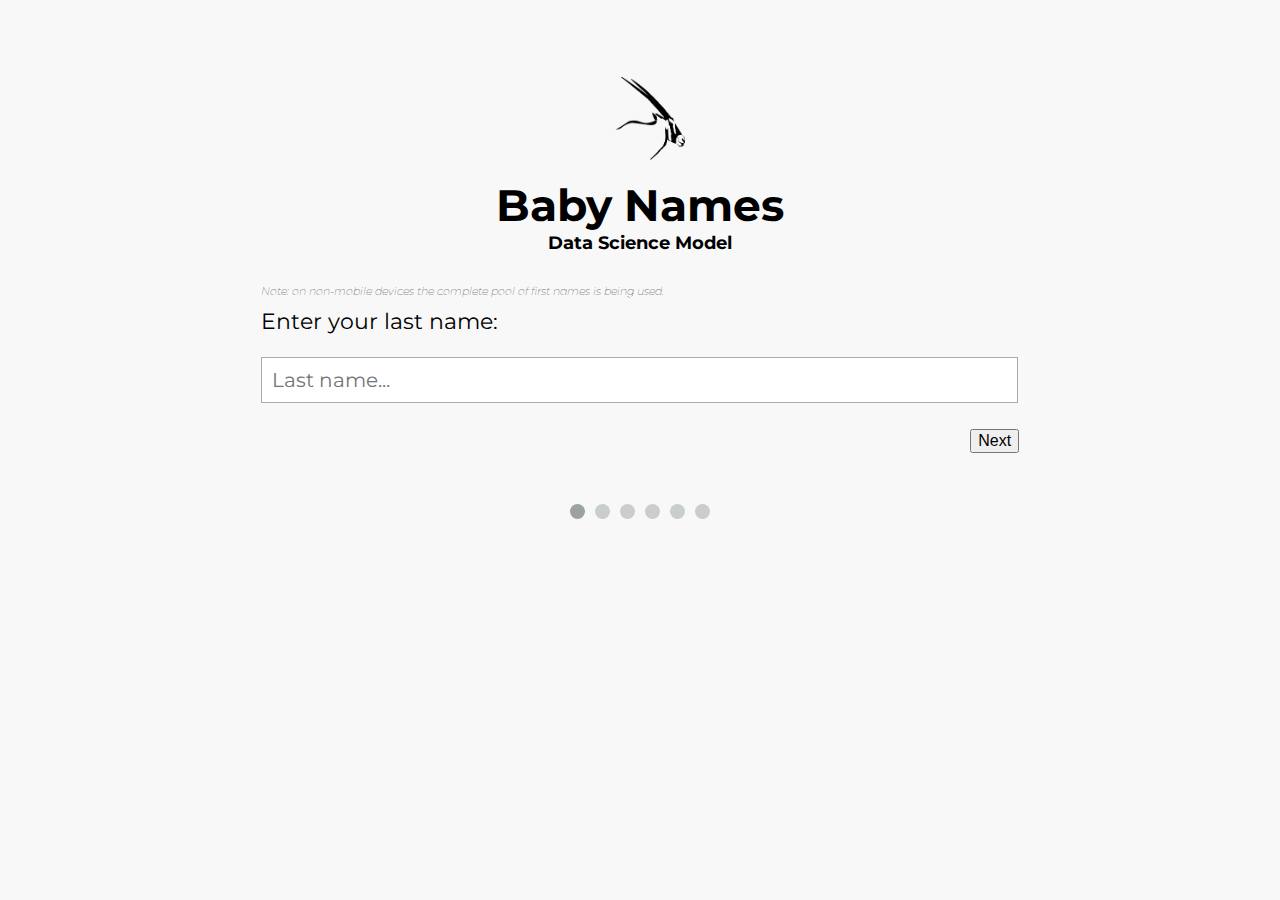
<file: content/baby_names/index.html>
<!DOCTYPE html>
<html>
	<head>
		<title>Baby Names: Input</title>
		<link href='https://fonts.googleapis.com/css?family=Montserrat' rel='stylesheet'>
		<link rel="stylesheet" href="style/style_index.css" type="text/css" media="screen"/>
		<meta charset="utf-8">
		<meta name="viewport" content="width=device-width, initial-scale=1">
		<script src="js/d3.v4.js"></script>
	</head>

	<body>
		<form id="dataForm" action="data.html">
			<!-- The title of our form -->
			<h1 align="center"><img src="assets/Oryx.png" height="90" width="90"><br>Baby Names</h1>
			<h2 align="center">Data Science Model</h2>
			<h3 align="left" id="constraint">Dynamic</h3>

			<!-- Tabs for each section we would like the user to complete -->
			<div class="tab">Enter your last name:
			  <p><input type="text" name='surn' placeholder="Last name..." oninput="this.className = ''" id="surn"></p>
			</div>

			<div class="tab">What sex names are you after?
			    <p><input type="radio" name="gender" value="B" checked/>Both
			    <br><input type="radio" name="gender" value="M"/>Boy
				<br><input type="radio" name="gender" value="F"/>Girl<p>
			</div>

			<div class="tab">Similarity score options:
			    <p><input type="radio" name="scoring" value="L" id='NA'/><label for="NA" id="chng">Phonetics</label>
				<br><input type="radio" name="scoring" value="T"/>Alphabet
			    <br><input type="radio" name="scoring" value="N" id='GG' checked/>None<p>
			</div>

			<div class="tab">Do you want to remove alliteration?
			    <p><input type="radio" name="allit" value="Y" checked/>Yes
				<br><input type="radio" name="allit" value="N"/>No<p>
			</div>
			<div class="tab">What number of syllables are you looking for?
			    <p><input type="radio" name="nmlen" value="all" checked/>All
			    <br><input type="radio" name="nmlen" value="short"/>1
			    <br><input type="radio" name="nmlen" value="medium"/>2
			    <br><input type="radio" name="nmlen" value="long"/>3
				<br><input type="radio" name="nmlen" value="vlong"/>4+<p>
			</div>
			<div class="tab">Which popularity profile do you prefer?
				<p><input type="radio" name="popul" value="popular" checked>Popular
				<br><input type="radio" name="popul" value="upcoming">Upcoming
				<br><input type="radio" name="popul" value="decline">Declining
				<br><input type="radio" name="popul" value="stable">Stable<p>
			</div>

			<div style="overflow:auto;">
			  <div style="float:right;">
			    <button type="button" class="bttn" id="prevBtn" onclick="nextPrev(-1)">Previous</button>
			    <button type="button" class="bttn" id="nextBtn" onclick="nextPrev(1)">Next</button>
			  </div>
			</div>

			<!-- Circles for the steps through the form -->
			<div class="circle_pos">
			  <span class="step"></span>
			  <span class="step"></span>
			  <span class="step"></span>
			  <span class="step"></span>
			  <span class="step"></span>
			  <span class="step"></span>
			</div>

		</form>

		<script>
			var myx = screen.width;
			if (myx < 420) {
				constraint.innerText = "Note: on mobile devices the pool of first names data is reduced to optimise performance. This process can still use several Mb of data if not on WiFI.";
			} else {
				constraint.innerText = "Note: on non-mobile devices the complete pool of first names is being used.";				
			}
			
			var currentTab = 0; // Current tab is set to be the first tab (0)
			showTab(currentTab); // Display the current tab

			function showTab(n) {
			  // This function will display the specified tab of the form ...
			  var x = document.getElementsByClassName("tab");
			  x[n].style.display = "block";
			  // ... and fix the Previous/Next buttons:
			  if (n == 0) {
			    document.getElementById("prevBtn").style.display = "none";
			  } else {
			    document.getElementById("prevBtn").style.display = "inline";
			  }
			  if (n == (x.length - 1)) {
			    document.getElementById("nextBtn").innerHTML = "Submit";
			  } else {
			    document.getElementById("nextBtn").innerHTML = "Next";
			  }
			  // ... and run a function that displays the correct step indicator:
			  fixStepIndicator(n)

			  // When it gets to the scoring grey out the name if not found
			  if (n == 2) {
			  	// Return the user entered name
			  	var surn_data = document.getElementById("surn").value;
			  	var surn_data = surn_data.toUpperCase();

  				d3.json("data/lastnames_pop.json", function(error, data) {
  					if (error) throw error;

  					// Filter for our input string
					data = data.filter(function(d) {return d['Surname'] == surn_data});
					var mylen = data.length;

					if (mylen == 0) {
			  			document.getElementById('NA').disabled="true";
			  			document.getElementById('chng').style.color="#E5E5E5";
			  			document.getElementById('GG').checked="true";
					} else {
			  			document.getElementById('NA').removeAttribute("disabled");
			  			document.getElementById('chng').style.color="black";						
					}
  				});
			  }
			}

			function nextPrev(n) {
			  // This function will figure out which tab to display
			  var x = document.getElementsByClassName("tab");
			  // Exit the function if any field in the current tab is invalid:
			  if (n == 1 && !validateForm()) return false;
			  // Hide the current tab:
			  x[currentTab].style.display = "none";
			  // Increase or decrease the current tab by 1:
			  currentTab = currentTab + n;
			  // if you have reached the end of the form... :
			  if (currentTab >= x.length) {
			    //...the form gets submitted:
			    document.getElementById("dataForm").submit();
			    return false;
			  }
			  // Otherwise, display the correct tab:
			  showTab(currentTab);
			}

			function validateForm() {
			  // This function deals with validation of the form fields
			  var x, y, i, valid = true;
			  x = document.getElementsByClassName("tab");
			  y = x[currentTab].getElementsByTagName("input");
			  // A loop that checks every input field in the current tab:
			  for (i = 0; i < y.length; i++) {
			    // If a field is empty...
			    if (y[i].value == "") {
			      // add an "invalid" class to the field:
			      y[i].className += " invalid";
			      // and set the current valid status to false:
			      valid = false;
			    }
			  }
			  // If the valid status is true, mark the step as finished and valid:
			  if (valid) {
			    document.getElementsByClassName("step")[currentTab].className += " finish";
			  }
			  return valid; // return the valid status
			}

			function fixStepIndicator(n) {
			  // This function removes the "active" class of all steps...
			  var i, x = document.getElementsByClassName("step");
			  for (i = 0; i < x.length; i++) {
			    x[i].className = x[i].className.replace(" active", "");
			  }
			  //... and adds the "active" class to the current step:
			  x[n].className += " active";
			}
		</script>
	</body>
</html>
</file>
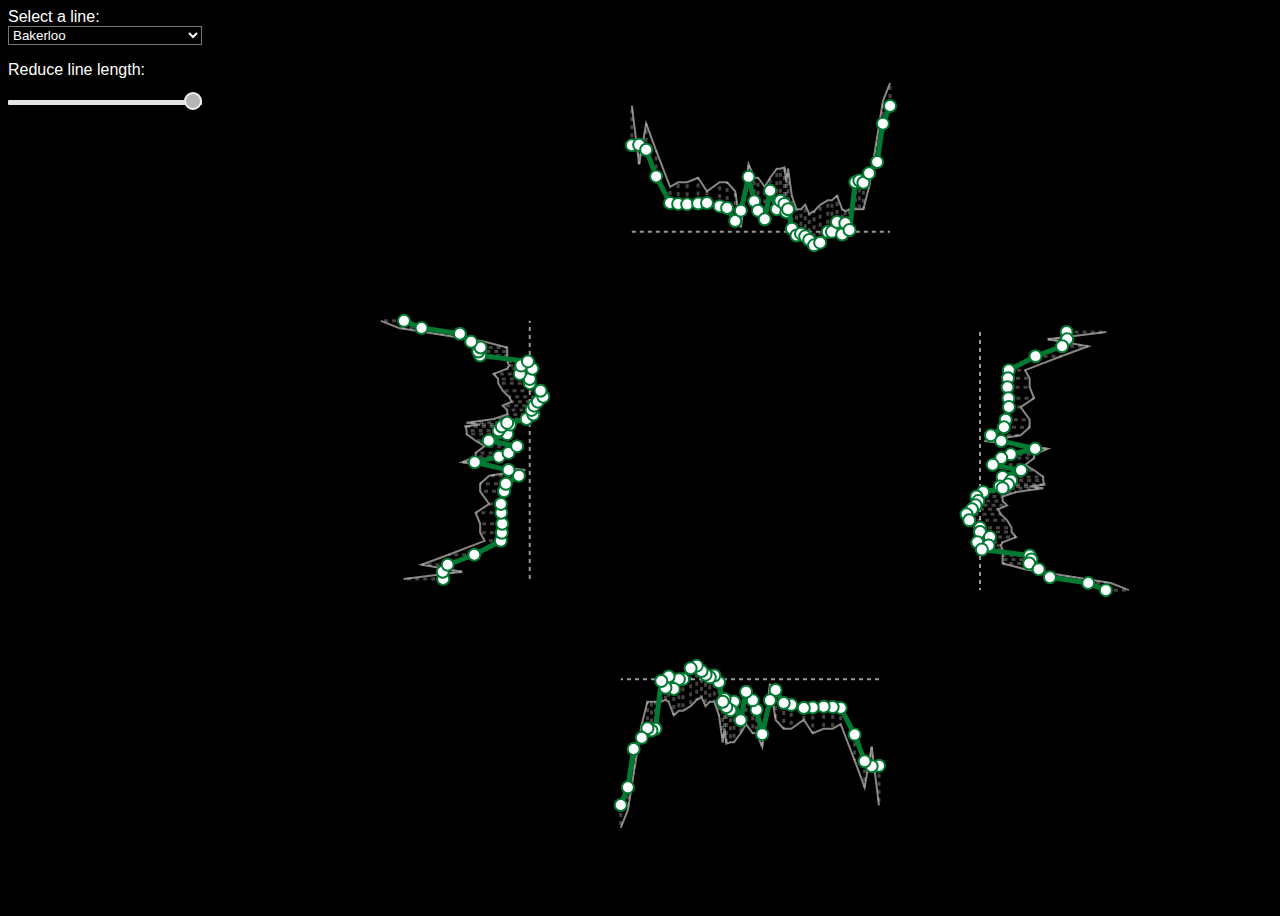
<file: content/pepper_ghost/index.html>
<!DOCTYPE html>
<html>
	<head>
		<meta charset="utf-8">
		<title>London Underground Hologram</title>
		<script src="js/d3.v4.js"></script>
		<link rel="stylesheet" href="css/style.css" type="text/css" charset="utf-8"/>
	</head>
	<body>
		<div id="left">
			<div class="slidecontainer">Select a line:</div>
			<select id="dd1">
				<option value="Bakerloo">Bakerloo</option>
				<option value="Central_1">Central_1</option>
				<option value="Central_2">Central_2</option>
				<option value="Central_3">Central_3</option>
				<option value="Circle">Circle</option>
				<option value="District_1">District_1</option>
				<option value="District_2">District_2</option>
				<option value="District_3">District_3</option>
				<option value="District_4">District_4</option>
				<option value="District_5">District_5</option>
				<option value="Hammersmith">Hammersmith</option>
				<option value="Jubilee">Jubilee</option>
				<option value="Metropolitan_1">Metropolitan_1</option>
				<option value="Metropolitan_2">Metropolitan_2</option>
				<option value="Metropolitan_3">Metropolitan_3</option>
				<option value="Metropolitan_4">Metropolitan_4</option>
				<option value="Piccadilly_1">Picadilly_1</option>
				<option value="Piccadilly_2">Picadilly_2</option>
				<option value="Victoria">Victoria</option>
				<option value="Waterloo">Waterloo</option>
			</select><p>
			<div class="slidecontainer" id="s1">Reduce line length:
				<input autocomplete="off" type="range" min="1" max="100" value="100" class="slider" id="dist_slider">
			</div>
		</div>
		<div id="two">
			<div id="chrt_wrapper_top"></div>
		</div>
		<div id="eight">
			<div id="chrt_wrapper_bot"></div>
		</div>
		<div id="four">
			<div id="chrt_wrapper_lft"></div>
		</div>
		<div id="six">
			<div id="chrt_wrapper_rgt"></div>
		</div>

		<script type="text/javascript">
			var w = document.getElementById("chrt_wrapper_top").offsetWidth;
			var h = document.getElementById("chrt_wrapper_top").offsetHeight;
			var init = 100;
			var filep = 'District_1';

			var graph_top = d3.select('#chrt_wrapper_top').append("svg:svg")
				.attr("width", w)
				.attr("height", h)
				.append("svg:g")
				.attr("transform", "translate(0,30)")

			var graph_bot = d3.select('#chrt_wrapper_bot').append("svg:svg")
				.attr("width", w)
				.attr("height", h)
				//.attr('-webkit-transform', 'rotate(180 0 0)')
				.append("svg:g")
				.attr("transform", "translate(0,30)")

			var graph_lft = d3.select('#chrt_wrapper_lft').append("svg:svg")
				.attr("width", w)
				.attr("height", h)
				//.attr('transform', 'rotate(270.1 0 0)')
				.append("svg:g")
				.attr("transform", "translate(0,30)")

			var graph_rgt = d3.select('#chrt_wrapper_rgt').append("svg:svg")
				.attr("width", w)
				.attr("height", h)
				//.attr('transform', 'rotate(91 0 0)')
				.append("svg:g")
				.attr("transform", "translate(0,30)")
				

			function chart_build(filep, redraw, init) {
				d3.json("data/"+filep+".json", function(j) {
					xd = j["x"];
					yd = j["y"];
					gd = j["g"];
					cd = j["c"];
					ground = [];
					tracks = [];
					values = [];

					for (var i=0; i < xd.length; i++) {
						var grnd = {poi_x: xd[i], poi_y: gd[i]}
						var trak = {poi_x: xd[i], poi_y: yd[i]}
						values.push(gd[i]);
						values.push(yd[i]);

						ground.push(grnd);
						tracks.push(trak);
					};

					if (d3.max(values) - d3.min(values) < 200) {
						var miny = d3.min(values) - 10
						var maxy = d3.max(values) + 10
					} else {
						var miny = d3.min(values)
						var maxy = d3.max(values)
					}

					var x = d3.scaleLinear().domain([0 - (d3.max(xd) * 0.1), d3.max(xd) * (init/100)]).range([0, w * 0.95])
					var y = d3.scaleLinear().domain([miny, maxy]).range([h * 0.85, 0])

					var valueline = d3.line()
						.x(function(d) {return x(d.poi_x);})
						.y(function(d) {return y(d.poi_y);})
						.defined(function(d) {return d.poi_y && d.poi_x;});


					if (redraw == true) {
						for (var i=0; i < xd.length; i++) {
							vline = [{poi_x: xd[i], poi_y: yd[i]},{poi_x: xd[i], poi_y: gd[i]}]

							graph_top.append("svg:path")
								.attr("d", valueline(vline))
								.attr("class", "line_")
								.attr("id", i + "join_line_t")
								.attr("stroke", "#E2DDDA")
								.style("stroke-width", 3)
								.style("stroke-dasharray", "4,4")
								.style("opacity", 0.3);

							graph_bot.append("svg:path")
								.attr("d", valueline(vline))
								.attr("class", "line_")
								.attr("id", i + "join_line_b")
								.attr("stroke", "#E2DDDA")
								.style("stroke-width", 3)
								.style("stroke-dasharray", "4,4")
								.style("opacity", 0.3);

							graph_lft.append("svg:path")
								.attr("d", valueline(vline))
								.attr("class", "line_")
								.attr("id", i + "join_line_l")
								.attr("stroke", "#E2DDDA")
								.style("stroke-width", 3)
								.style("stroke-dasharray", "4,4")
								.style("opacity", 0.3);

							graph_rgt.append("svg:path")
								.attr("d", valueline(vline))
								.attr("class", "line_")
								.attr("id", i + "join_line_r")
								.attr("stroke", "#E2DDDA")
								.style("stroke-width", 3)
								.style("stroke-dasharray", "4,4")
								.style("opacity", 0.3);
						}

						hline = [{poi_x: xd[0], poi_y: 100},{poi_x: xd[xd.length-1], poi_y: 100}]
						graph_top.append("svg:path")
							.attr("d", valueline(hline))
							.attr("class", "line_")
							.attr("id", "const_line_t")
							.attr("stroke", "#FFFFFF")
							.style("stroke-width", 2)
							.style("stroke-dasharray", "4,4")
							.style("opacity", 0.6);

						graph_top.append("svg:path")
							.attr("d", valueline(ground))
							.attr("class", "line_")
							.attr("id", "line_ground_t")
							.attr("stroke", "#E2DDDA")
							.style("stroke-width", 2)
							.style("opacity", 0.6);

						graph_top.append("svg:path")
							.attr("d", valueline(tracks))
							.attr("class", "line_")
							.attr("id", "line_tracks_t")
							.attr("stroke", cd)
							.style("stroke-width", 5)
							.style("opacity", 1);
						////
						graph_bot.append("svg:path")
							.attr("d", valueline(hline))
							.attr("class", "line_")
							.attr("id", "const_line_b")
							.attr("stroke", "#FFFFFF")
							.style("stroke-width", 2)
							.style("stroke-dasharray", "4,4")
							.style("opacity", 0.6);

						graph_bot.append("svg:path")
							.attr("d", valueline(ground))
							.attr("class", "line_")
							.attr("id", "line_ground_b")
							.attr("stroke", "#E2DDDA")
							.style("stroke-width", 2)
							.style("opacity", 0.6);

						graph_bot.append("svg:path")
							.attr("d", valueline(tracks))
							.attr("class", "line_")
							.attr("id", "line_tracks_b")
							.attr("stroke", cd)
							.style("stroke-width", 5)
							.style("opacity", 1);
						////
						graph_lft.append("svg:path")
							.attr("d", valueline(hline))
							.attr("class", "line_")
							.attr("id", "const_line_l")
							.attr("stroke", "#FFFFFF")
							.style("stroke-width", 2)
							.style("stroke-dasharray", "4,4")
							.style("opacity", 0.6);

						graph_lft.append("svg:path")
							.attr("d", valueline(ground))
							.attr("class", "line_")
							.attr("id", "line_ground_l")
							.attr("stroke", "#E2DDDA")
							.style("stroke-width", 2)
							.style("opacity", 0.6);

						graph_lft.append("svg:path")
							.attr("d", valueline(tracks))
							.attr("class", "line_")
							.attr("id", "line_tracks_l")
							.attr("stroke", cd)
							.style("stroke-width", 5)
							.style("opacity", 1);
						////
						graph_rgt.append("svg:path")
							.attr("d", valueline(hline))
							.attr("class", "line_")
							.attr("id", "const_line_r")
							.attr("stroke", "#FFFFFF")
							.style("stroke-width", 2)
							.style("stroke-dasharray", "4,4")
							.style("opacity", 0.6);

						graph_rgt.append("svg:path")
							.attr("d", valueline(ground))
							.attr("class", "line_")
							.attr("id", "line_ground_r")
							.attr("stroke", "#E2DDDA")
							.style("stroke-width", 2)
							.style("opacity", 0.6);

						graph_rgt.append("svg:path")
							.attr("d", valueline(tracks))
							.attr("class", "line_")
							.attr("id", "line_tracks_r")
							.attr("stroke", cd)
							.style("stroke-width", 5)
							.style("opacity", 1);

						for (var i=0; i < xd.length; i++) {
							graph_top.append("circle")
								.attr("r", 6)
								.attr("class", "circle_")
								.attr("cx", x(tracks[i].poi_x))
								.attr("cy", y(tracks[i].poi_y))
								.attr("id", i + "track_circle_t")
								.attr("color", "#FFFFFF")
								.style("stroke", cd)
								.style("stroke-opacity", 1)
								.style("stroke-width", 2);

							graph_bot.append("circle")
								.attr("r", 6)
								.attr("class", "circle_")
								.attr("cx", x(tracks[i].poi_x))
								.attr("cy", y(tracks[i].poi_y))
								.attr("id", i + "track_circle_b")
								.attr("color", "#FFFFFF")
								.style("stroke", cd)
								.style("stroke-opacity", 1)
								.style("stroke-width", 2);

							graph_lft.append("circle")
								.attr("r", 6)
								.attr("class", "circle_")
								.attr("cx", x(tracks[i].poi_x))
								.attr("cy", y(tracks[i].poi_y))
								.attr("id", i + "track_circle_l")
								.attr("color", "#FFFFFF")
								.style("stroke", cd)
								.style("stroke-opacity", 1)
								.style("stroke-width", 2);

							graph_rgt.append("circle")
								.attr("r", 6)
								.attr("class", "circle_")
								.attr("cx", x(tracks[i].poi_x))
								.attr("cy", y(tracks[i].poi_y))
								.attr("id", i + "track_circle_r")
								.attr("color", "#FFFFFF")
								.style("stroke", cd)
								.style("stroke-opacity", 1)
								.style("stroke-width", 2);
						}
					} else {
						d3.select("[id='line_ground_t']").transition().duration(1000)
							.attr("d", valueline(ground))
						d3.select("[id='line_tracks_t']").transition().duration(1000)
							.attr("d", valueline(tracks))
							.style("stroke", cd)
						d3.select("[id='line_ground_b']").transition().duration(1000)
							.attr("d", valueline(ground))
						d3.select("[id='line_tracks_b']").transition().duration(1000)
							.attr("d", valueline(tracks))
							.style("stroke", cd)
						d3.select("[id='line_ground_l']").transition().duration(1000)
							.attr("d", valueline(ground))
						d3.select("[id='line_tracks_l']").transition().duration(1000)
							.attr("d", valueline(tracks))
							.style("stroke", cd)
						d3.select("[id='line_ground_r']").transition().duration(1000)
							.attr("d", valueline(ground))
						d3.select("[id='line_tracks_r']").transition().duration(1000)
							.attr("d", valueline(tracks))
							.style("stroke", cd)

						hline = [{poi_x: xd[0], poi_y: 100},{poi_x: xd[xd.length-1], poi_y: 100}]
						d3.select("[id='const_line_t']").transition().duration(1000)
							.attr("d", valueline(hline))
						d3.select("[id='const_line_b']").transition().duration(1000)
							.attr("d", valueline(hline))
						d3.select("[id='const_line_l']").transition().duration(1000)
							.attr("d", valueline(hline))
						d3.select("[id='const_line_r']").transition().duration(1000)
							.attr("d", valueline(hline))

						for (var i=0; i <= 42; i++) {
							console.log(i, xd.length)
							if (xd.length > i) {
								vline = [{poi_x: xd[i], poi_y: yd[i]},{poi_x: xd[i], poi_y: gd[i]}]
								d3.select("[id='"+i+"join_line_t']").transition().duration(1000)
									.attr("d", valueline(vline))
									.style("color", cd)
									.style("opacity", 0.3)
								d3.select("[id='"+i+"track_circle_t']").transition().duration(1000)
									.attr("cx", x(tracks[i].poi_x))
									.attr("cy", y(tracks[i].poi_y))
									.style("stroke", cd)
									.style("opacity", 1)

								d3.select("[id='"+i+"join_line_b']").transition().duration(1000)
									.attr("d", valueline(vline))
									.style("color", cd)
									.style("opacity", 0.3)
								d3.select("[id='"+i+"track_circle_b']").transition().duration(1000)
									.attr("cx", x(tracks[i].poi_x))
									.attr("cy", y(tracks[i].poi_y))
									.style("stroke", cd)
									.style("opacity", 1)

								d3.select("[id='"+i+"join_line_l']").transition().duration(1000)
									.attr("d", valueline(vline))
									.style("color", cd)
									.style("opacity", 0.3)
								d3.select("[id='"+i+"track_circle_l']").transition().duration(1000)
									.attr("cx", x(tracks[i].poi_x))
									.attr("cy", y(tracks[i].poi_y))
									.style("stroke", cd)
									.style("opacity", 1)

								d3.select("[id='"+i+"join_line_r']").transition().duration(1000)
									.attr("d", valueline(vline))
									.style("color", cd)
									.style("opacity", 0.3)
								d3.select("[id='"+i+"track_circle_r']").transition().duration(1000)
									.attr("cx", x(tracks[i].poi_x))
									.attr("cy", y(tracks[i].poi_y))
									.style("stroke", cd)
									.style("opacity", 1)
							} else {
								d3.select("[id='"+i+"join_line_t']").transition().duration(1000)
									.style("opacity", 0)
								d3.select("[id='"+i+"track_circle_t']").transition().duration(1000)
									.style("opacity", 0)
								d3.select("[id='"+i+"join_line_b']").transition().duration(1000)
									.style("opacity", 0)
								d3.select("[id='"+i+"track_circle_b']").transition().duration(1000)
									.style("opacity", 0)
								d3.select("[id='"+i+"join_line_l']").transition().duration(1000)
									.style("opacity", 0)
								d3.select("[id='"+i+"track_circle_l']").transition().duration(1000)
									.style("opacity", 0)
								d3.select("[id='"+i+"join_line_r']").transition().duration(1000)
									.style("opacity", 0)
								d3.select("[id='"+i+"track_circle_r']").transition().duration(1000)
									.style("opacity", 0)
							}
						}
					};

				})

			};

			chart_build('District_1', true, 100)

			d3.select("#dd1").on("change", function() {
				filep = d3.event.target.value
				chart_build(filep, false, init)
			});

			d3.select("#dist_slider").on("input", function() {
				init = d3.event.target.value 
				chart_build(filep, false, init)
			})
		</script>
</html>
</file>
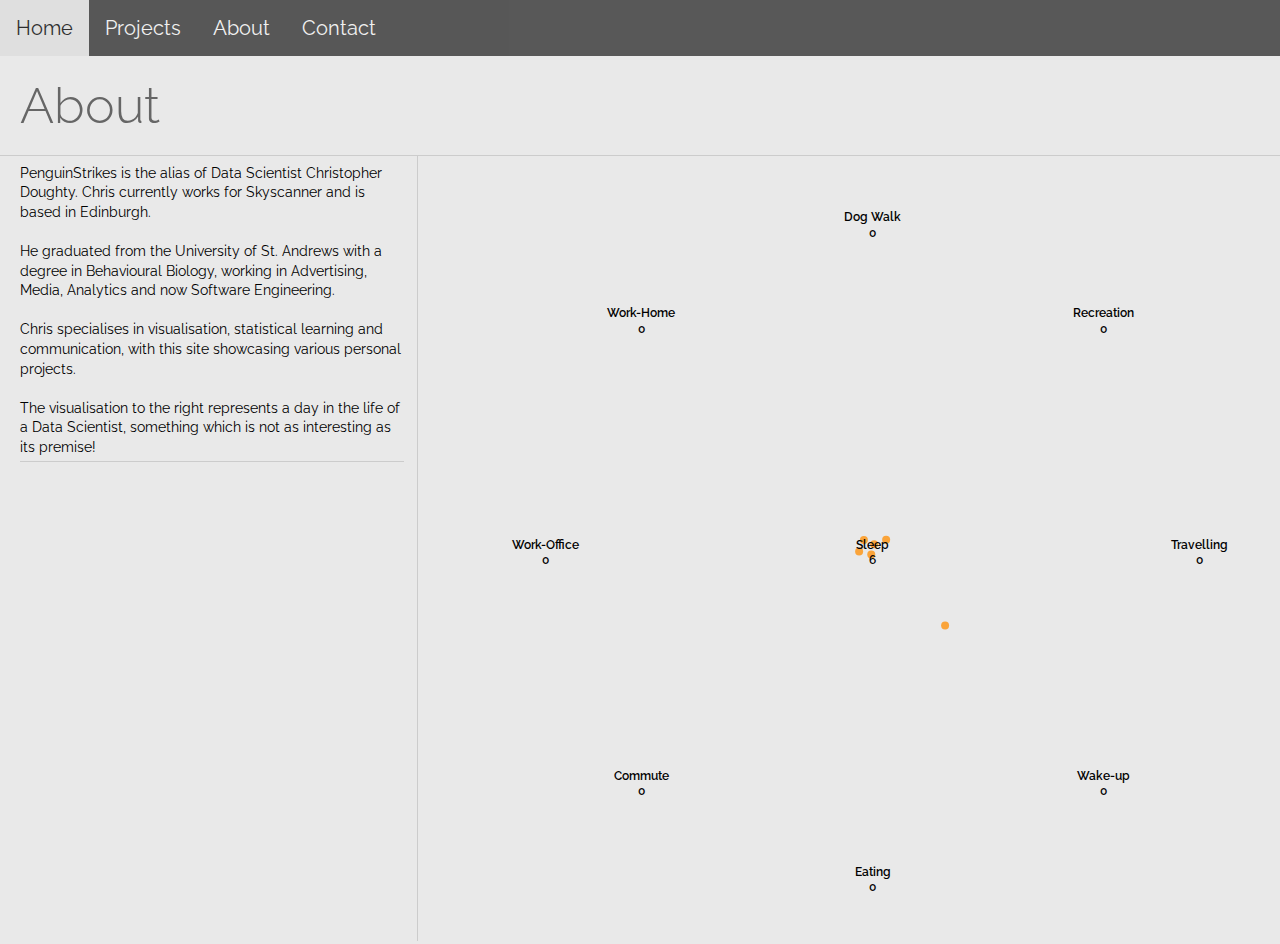
<file: About.html>
<!DOCTYPE html>
<html>
<head>
  <title>Data Science: Contact</title>
  <link rel="stylesheet" href="assets/css/style.css" type="text/css" media="screen"/>
  <link href="https://fonts.googleapis.com/css?family=Raleway" rel="stylesheet">
  <meta charset="utf-8">
</head>

<body>
	<body bgcolor="#E9E9E9">
	<div class="topnav" id="myTopnav">
		  <a href="index.html">Home</a>
		  <a href="Projects.html">Projects</a>
		  <a href="About.html">About</a>
		  <a href="Contact.html">Contact</a>
	</div>
	<div id="main-header">About</div>
	<div id="main-wrapper">
		<div id="sidebar">
			<div id="cite">PenguinStrikes is the alias of Data Scientist Christopher Doughty. Chris currently works for Skyscanner and is based in Edinburgh.<br><br>He graduated from the University of St. Andrews with a degree in Behavioural Biology, working in Advertising, Media, Analytics and now Software Engineering.<br><br>Chris specialises in visualisation, statistical learning and communication, with this site showcasing various personal projects.<br><br>The visualisation to the right represents a day in the life of a Data Scientist, something which is not as interesting as its premise!
			</div>
		</div>

	<div id="chart"></div>
	<div class="clr"></div>
	</div>

	<script src="assets/d3-3-5-5.min.js"></script>
	<script>
		var sched_objs = [];
		var width = document.getElementById('chart').offsetWidth,
			height = document.getElementById('chart').offsetHeight,
			ww = width/2,
			hh = height/2,
			padding = 1,
			maxRadius = 3;
		var act_codes = [
			{"index": "0", "short": "Sleep", "desc": "Sleep"},
			{"index": "1", "short": "Wake-up", "desc": "Wake-up"},
			{"index": "2", "short": "Eating", "desc": "Eating"},
			{"index": "3", "short": "Commute", "desc": "Commute"},
			{"index": "4", "short": "Work-Office", "desc": "Work-Office"},
			{"index": "5", "short": "Work-Home", "desc": "Work-Home"},
			{"index": "6", "short": "Dog Walk", "desc": "Dog Walk"},
			{"index": "7", "short": "Recreation", "desc": "Recreation"},
			{"index": "8", "short": "Travelling", "desc": "Travelling"}
		];
		var speeds = 150;
		var center_act = "Sleep", center_pt = {"x": ww, "y": hh};
		var foci = {};
		act_codes.forEach(function(code, i) {
			if (code.desc == center_act) {
				foci[code.index] = center_pt;
			} else {
				var theta = 2 * Math.PI / (act_codes.length-1);
				foci[code.index] = {x: hh/1.2 * Math.cos(i * theta) + ww, y: hh/1.2 * Math.sin(i * theta) + hh};
			}
		});

		// Create the SVG
		var svg = d3.select("#chart").append("svg")
			.attr("width", width)
			.attr("height", height);

		// Variable for holding the number of day nodes that we're looking at
		var node_counter = 0;

		// Load in our daily data
		d3.tsv("assets/daily_data.tsv", function(error, data) {
			var curr_minute = 0;

			data.forEach(function(d) {
				node_counter += 1
				var day_array = d.Journey.split(",");
				var activities = [];
				for (var i=0; i < day_array.length; i++) {
					if (i % 2 == 1) {
						activities.push({'act': day_array[i-1],
										 'duration': Number(day_array[i])
										});
					}
				}
				sched_objs.push(activities);
			})

			// Variable used for the percentage related to each activity
			var act_counts = {"0": 0, "1": 0, "2": 0, "3": 0, "4": 0, "5": 0, "6": 0, "7": 0, "8": 0};

			// Create a different node for each day in the data (row)
			var nodes = sched_objs.map(function(o, i) {
				var act = o[0].act;
				act_counts[act] += 1; // add numbers of our percentage counts
				var init_x = foci[act].x + Math.random();
				var init_y = foci[act].y + Math.random();
				return {
					act: act,
					radius: 4, // Size of the nodes in the chart
					x: init_x,
					y: init_y,
					moves: 0,
					next_move_time: o[0].duration,
					sched: o,
				}
			});

			var force = d3.layout.force()
				.nodes(nodes)
				.size([width, height])
				.gravity(0)
				.charge(0)
				.friction(.9)
				.on("tick", tick)
				.start();

			// Physical node shape
			var circle = svg.selectAll("circle")
				.data(nodes)
				.enter().append("circle")
				.attr("r", function(d) {return d.radius;})

			// Create the labels for each activity
			var label = svg.selectAll("text")
				.data(act_codes)
				.enter().append("text")
				.attr("class","actlabel")
				.attr("x", function(d, i) {
					if (d.desc == center_act) {return center_pt.x;}
					else {
						var theta = 2 * Math.PI / (act_codes.length-1);
						return hh/1.2 * Math.cos(i * theta) + ww;
					}
				})
				.attr("y", function(d, i) {
					if (d.desc == center_act) {return center_pt.y;}
					else {
						var theta = 2 * Math.PI / (act_codes.length-1);
						return hh/1.2 * Math.sin(i * theta) + hh;
					}
				})

			label.append("tspan")
				.attr("x", function() {return d3.select(this.parentNode).attr("x")})
				.attr("text-anchor", "middle")
				.text(function(d) {return d.short;});

			label.append("tspan")
				.attr("dy", "1.3em")
				.attr("x", function() {return d3.select(this.parentNode).attr("x")})
				.attr("text-anchor", "middle")
				.attr("class", "aspect")
				.text(function(d) {return act_counts[d.index]});

			// Update all nodes based on their activity and duration
			function timer() {
				d3.range(nodes.length).map(function(i) {
					var curr_node = nodes[i],
						curr_moves = curr_node.moves;
					// Go to next activity
					if (curr_node.next_move_time == curr_minute) {
						if (curr_node.moves == curr_node.sched.length-1) {
							curr_moves = 0;
						} else {
							curr_moves += 1;
						}
						// Subtract form current activity count
						act_counts[curr_node.act] -= 1;
						// Move to the next activity
						curr_node.act = curr_node.sched[curr_moves].act;
						// Add to the new activity count
						act_counts[curr_node.act] += 1;

						curr_node.moves = curr_moves;
						curr_node.cx = foci[curr_node.act].x;
						curr_node.cy = foci[curr_node.act].y;
						nodes[i].next_move_time += nodes[i].sched[curr_node.moves].duration;
					}
				});

				force.resume();
				curr_minute += 1;

				// Update the percentages
				label.selectAll("tspan.actpct")
					.text(function(d) {
						return readablePercent(act_counts[d.index]);
					});
				setTimeout(timer, speeds);
			}
			setTimeout(timer, speeds);

			function tick(e) {
				// Speed of nodes
				var k = 0.04 * e.alpha;
				// All nodes
				nodes.forEach(function(o,i) {
					var curr_act = o.act;
					var damper = 1;

					// Colouring of the nodes
					o.color = color(curr_act);

					// Push nodes towards their focus points
					o.y += (foci[curr_act].y - o.y) * k * damper;
					o.x += (foci[curr_act].x - o.x) * k * damper;
				});

				circle
					.each(collide(.1)) // Changing to 0 will remove all collisions
					.style("fill", function(d) {return d.color;})
					.attr("cx", function(d) {return d.x;})
					.attr("cy", function(d) {return d.y;});
			}

			// Resolve collisions between nodes
			function collide(alpha) {
				var quadtree = d3.geom.quadtree(nodes);
				return function(d) {
					var r = d.radius = maxRadius + padding,
						nx1 = d.x - r,
						nx2 = d.x + r,
						ny1 = d.y - r,
						ny2 = d.y + r;
					quadtree.visit(function(quad, x1, y1, x2, y2) {
						if (quad.point && (quad.point !== d)) {
							var x = d.x - quad.point.x,
								y = d.y - quad.point.y,
								l = Math.sqrt(x * x + y * y),
								r = d.radius + quad.point.radius + (d.act !== quad.point.act) * padding;
							if (l < r) {
								l = (l-r)/l * alpha;
								d.x -= x *= l;
								d.y -= y *= l;
								quad.point.x += x;
								quad.point.y += y;
							}
						}
						return x1 > nx2 || x2 < nx1 || y1 > ny2 || y2 < ny1;
					});
				}
			}
		}); // end of the d3.txt function

		// Color based on activity
		function color(activity) {
			var colorByActivity = {
				"0":"#FAA43A",
				"1":"#FAA43A",
				"2":"#FAA43A",
				"3":"#FAA43A",
				"4":"#FAA43A",
				"5":"#FAA43A",
				"6":"#FAA43A",
				"7":"#FAA43A",
				"8":"#FAA43A"}
			return colorByActivity[activity];
		};

		// Percentage text
		function readablePercent(n) {
			var cnt = n;
			var pct = 100 * n / node_counter;
			if (pct < 1 && pct > 0) {pct = "<1%";}
			else {pct = Math.round(pct) + "%";}
			var txt = String(n) + "(" + String(pct) + ")"
			return txt;
		};

		// Increment time
		function minutesToTime(m) {return m};
	</script>
</body>
</html>
</file>
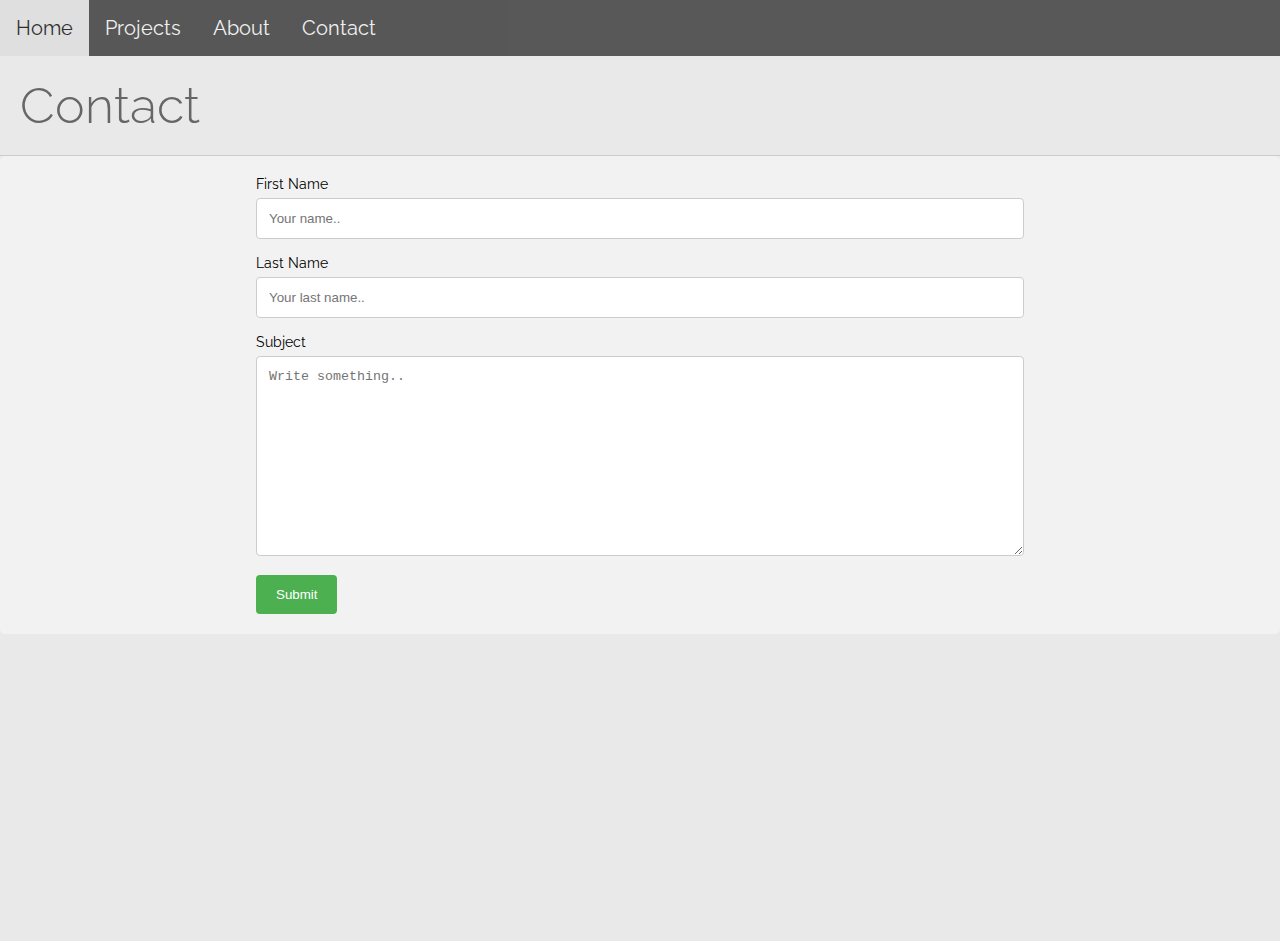
<file: Contact.html>
<!DOCTYPE html>
<html>
<head>
  <title>Data Science: Contact</title>
  <link rel="stylesheet" href="assets/css/style.css" type="text/css" media="screen"/>
  <link href="https://fonts.googleapis.com/css?family=Raleway" rel="stylesheet">
  <meta charset="utf-8">
</head>

<body>
	<body bgcolor="#E9E9E9">
	<div class="topnav" id="myTopnav">
		  <a href="index.html">Home</a>
		  <a href="Projects.html">Projects</a>
		  <a href="About.html">About</a>
		  <a href="Contact.html">Contact</a>
	</div>
	<div id="main-header">Contact</div>
	<div id="main-wrapper">
		<div class="container">
	  		<form action="mailto:" method="post" enctype="text/plain">
		    <label for="fname">First Name</label>
		    <input type="text" id="fname" name="firstname" placeholder="Your name..">

		    <label for="lname">Last Name</label>
		    <input type="text" id="lname" name="lastname" placeholder="Your last name..">

		    <label for="subject">Subject</label>
		    <textarea id="subject" name="subject" placeholder="Write something.." style="height:200px"></textarea>

		    <input type="submit" value="Submit">
		  </form>
		</div>
	</div>	
</body>
</html>
</file>
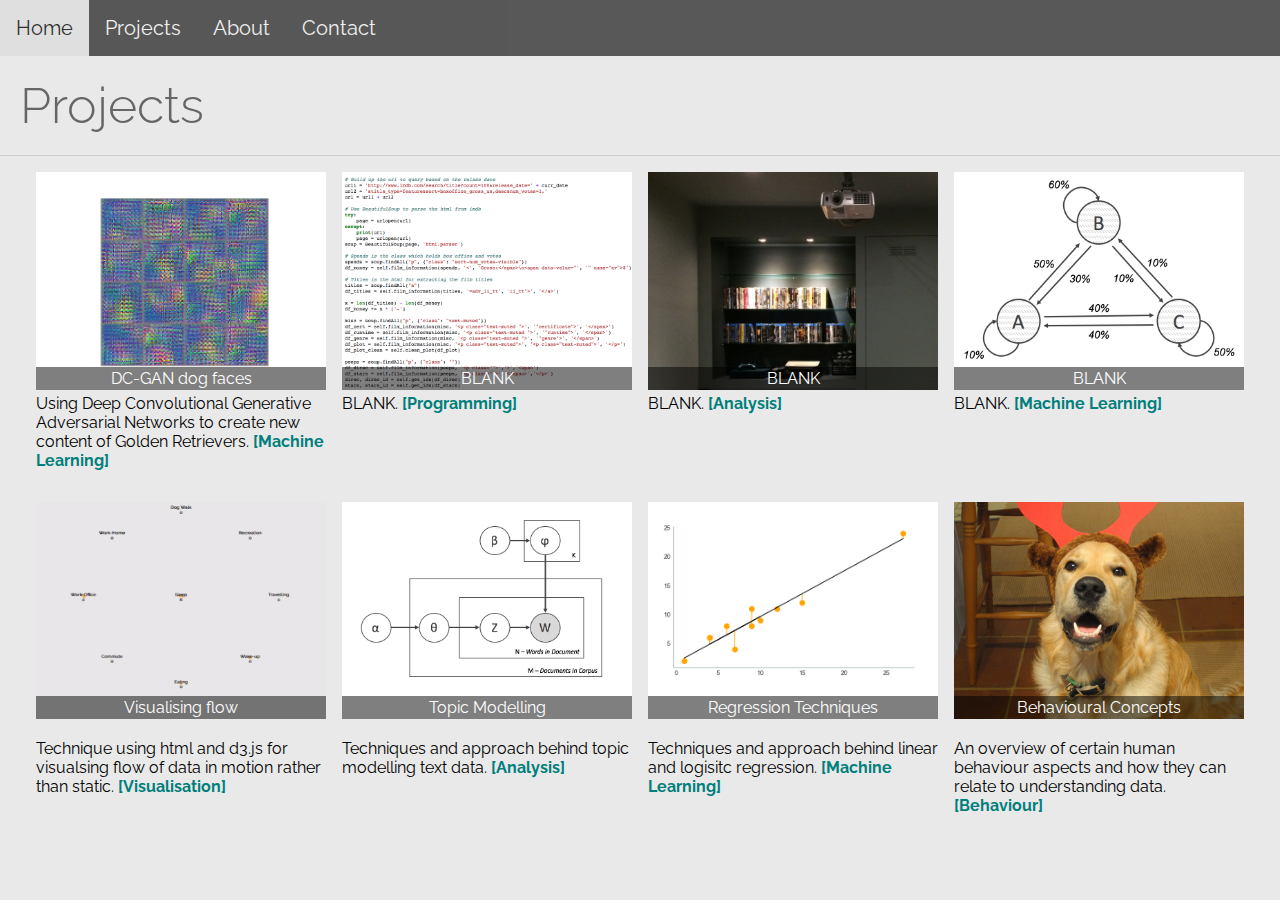
<file: Projects.html>
<!DOCTYPE html>
<html>
<head>
  <title>Data Science: Projects</title>
  <link rel="stylesheet" href="assets/css/style.css" type="text/css" media="screen"/>
  <link href="https://fonts.googleapis.com/css?family=Raleway" rel="stylesheet">
  <meta charset="utf-8">
</head>

<body>
	<body bgcolor="#E9E9E9">
	<div class="topnav" id="myTopnav">
		  <a href="index.html">Home</a>
		  <a href="Projects.html">Projects</a>
		  <a href="About.html">About</a>
		  <a href="Contact.html">Contact</a>
	</div>
	<div id="main-header">Projects</div>
	<div id="projectbar">
		<div id="projectbar_inner">
		   <!-- First row of projects -->
			<div class="row">
			  <div class="column">
			    <div class="content">
			      <div class="p_container">
			      	<img src="assets/img/projects/pg_dcgandog.gif" alt="Project1" style="width:100%">
			      	<div class="bottom-left">DC-GAN dog faces</div>
			      </div>	
			      <p2>Using Deep Convolutional Generative Adversarial Networks to create new content of Golden Retrievers.
			      	<span style="color: #007F7C"><b>[Machine Learning]</b></span></p2>
			    </div>
			  </div>
			  <div class="column">
			    <div class="content">
			      <div class="p_container">
			      	<img src="assets/img/projects/pg_filmscrape.png" alt="Project1" style="width:100%">
			      	<div class="bottom-left">BLANK</div>
			      </div>	
			      <p2>BLANK.
			      	<span style="color: #007F7C"><b>[Programming]</b></span></p2>
			    </div>
			  </div>
			  <div class="column">
			    <div class="content">
			      <div class="p_container">
			      	<img src="assets/img/projects/pg_filmanalysis.png" alt="Project1" style="width:100%">
			      	<div class="bottom-left">BLANK</div>
			      </div>	
			      <p2>BLANK. 
			      	<span style="color: #007F7C"><b>[Analysis]</b></span></p2>
			    </div>
			  </div>
			  <div class="column">
			    <div class="content">
			      <div class="p_container">
			      	<img src="assets/img/projects/pg_markovplot.png" alt="Project1" style="width:100%">
			      	<div class="bottom-left">BLANK</div>
			      </div>	
			      <p2>BLANK.
			      	<span style="color: #007F7C"><b>[Machine Learning]</b></span></p2>
			    </div>
			  </div>
			</div>

		   <!-- Second row of projects -->
			<div class="row">
			  <div class="column">
			    <div class="content">
			      <div class="p_container">
			      	<img src="assets/img/projects/pg_visualflow.gif" alt="Project1" style="width:100%">
			      	<div class="bottom-left">Visualising flow</div>
			      </div>	
			      <p>Technique using html and d3.js for visualsing flow of data in motion rather than static.
			       <span style="color: #007F7C"><b>[Visualisation]</b></span></p>
			    </div>
			  </div>
			  <div class="column">
			    <div class="content">
			      <div class="p_container">
			      	<img src="assets/img/projects/pg_topicmodel.png" alt="Project1" style="width:100%">
			      	<div class="bottom-left">Topic Modelling</div>
			      </div>	
			      <p>Techniques and approach behind topic modelling text data.
			      	<span style="color: #007F7C"><b>[Analysis]</b></span></p>
			    </div>
			  </div>
			  <div class="column">
			    <div class="content">
			      <div class="p_container">
			      	<img src="assets/img/projects/pg_regression.png" alt="Project1" style="width:100%">
			      	<div class="bottom-left">Regression Techniques</div>
			      </div>	
			      <p>Techniques and approach behind linear and logisitc regression.
			      	<span style="color: #007F7C"><b>[Machine Learning]</b></span></p>
			    </div>
			  </div>
			  <div class="column">
			    <div class="content">
			      <div class="p_container">
			      	<img src="assets/img/projects/pg_behaviour.png" alt="Project1" style="width:100%">
			      	<div class="bottom-left">Behavioural Concepts</div>
			      </div>	
			      <p>An overview of certain human behaviour aspects and how they can relate to understanding data.
			      	<span style="color: #007F7C"><b>[Behaviour]</b></span></p>
			    </div>
			  </div>
			</div>
		
		</div>
	</div>

</body>
</html>
</file>
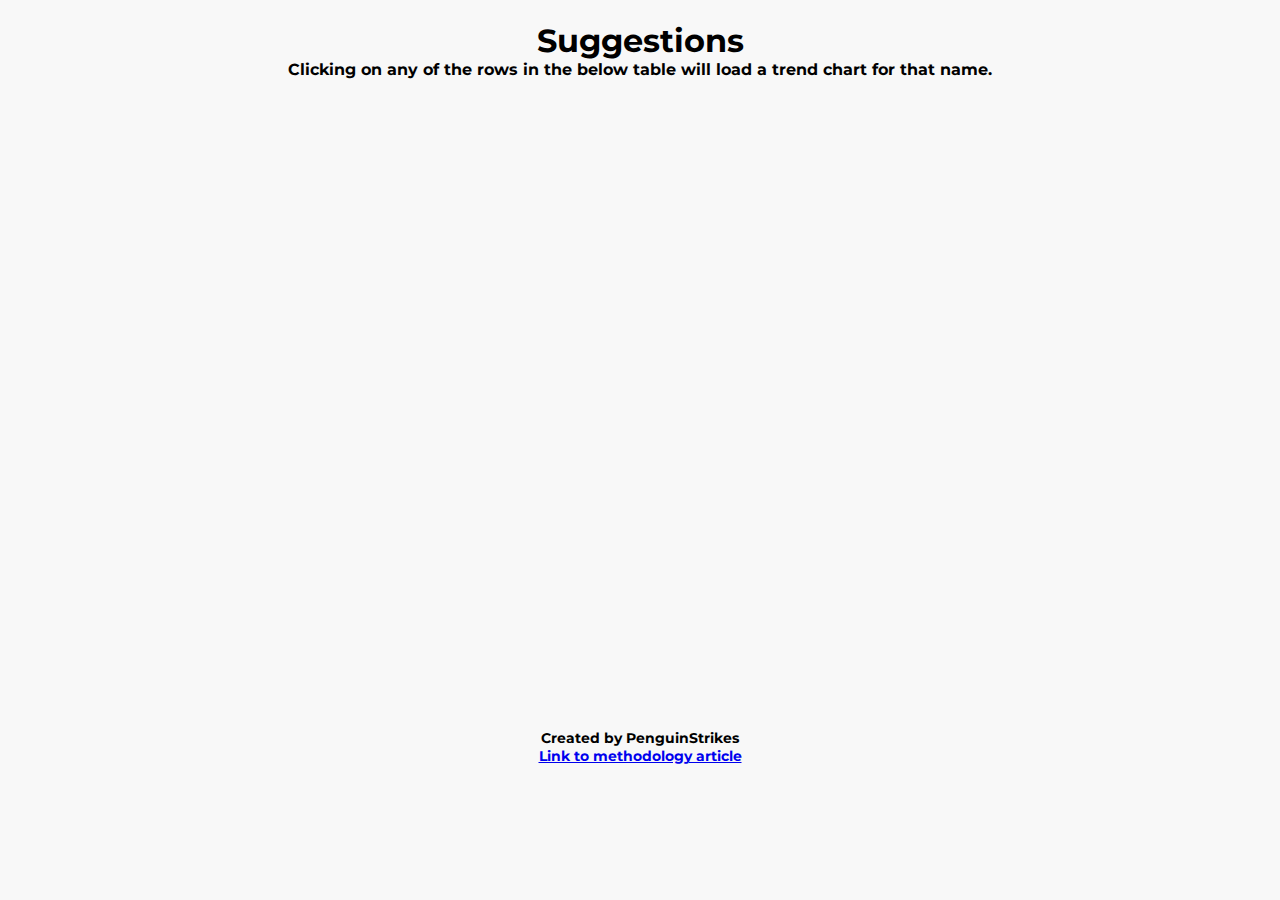
<file: content/baby_names/data.html>
<!DOCTYPE html>
<html>
	<head>
		<title>Baby Names: Data</title>
		<link href='https://fonts.googleapis.com/css?family=Montserrat' rel='stylesheet'>
		<link rel="stylesheet" href="style/style_data.css" type="text/css" media="screen"/>
		<meta charset="utf-8">
		<meta name="viewport" content="width=device-width, initial-scale=1">
		<script src="js/d3.v4.js"></script>
	</head>

	<body>
		<div class="page_header">
			<h1>Suggestions</h1>
			<h2>Clicking on any of the rows in the below table will load a trend chart for that name.</h2>
	    </div>
	    <div id="grid"></div>
	    <div id="chrt" height></div>
	    </div>
	    <div class="page_footer">
	    	<h3>Created by PenguinStrikes<br>
	    	<a href="https://towardsdatascience.com/can-data-science-help-you-pick-a-baby-name-b7e98a98268e">Link to methodology article</a></h3>
	    </div>
		<script type="text/javascript">
			// Gather the expected parameters from the URL
			var url = new URL(window.location.href)
			var gender  = url.searchParams.get("gender");
			var sorter  = url.searchParams.get("popul");
			var allit   = url.searchParams.get("allit");
			var nmlen   = url.searchParams.get("nmlen")

			var scoring = url.searchParams.get("scoring");
			var surname = url.searchParams.get("surn");

			var test = levenshteinDistance(surname, 'dottie')
			create_table(gender, sorter); // Function to build our grid for holding the names

			function create_table(gender, sorter) {
				// Get the latest value from the radio button selection
				//var gender = d3.select('input[name="gender"]:checked').node().value
				var myx = screen.width;
				if (myx < 420) {
					var file = "data/frstnames_pop_red.json";
				} else {
					var file = "data/frstnames_pop.json";
				};

				// Get the whole dataset for processing before building the table
				d3.json(file, function(error, data) {
					if (error) throw error;
					var grid = divGrid();

					// Filter out GENDER if specified
					if (gender != 'B') {
						data = data.filter(function(d) {return d['Sex'] == gender});
					}

					if (nmlen == 'short') {
						data = data.filter(function(d) {return d['syllables'] == 1});
					}
					if (nmlen == 'medium') {
						data = data.filter(function(d) {return d['syllables'] == 2});
					}
					if (nmlen == 'long') {
						data = data.filter(function(d) {return d['syllables'] == 3});
					}
					if (nmlen == 'vlong') {
						data = data.filter(function(d) {return d['syllables'] > 3});
					}

					if (allit == 'Y') {
						var one_letter = surname.substring(0, 1);
						data = data.filter(function(d) {return d['Name'].substring(0, 1) != one_letter});
					}
					// Extra filter based on the popularity trends
					//var sorter = d3.select('input[name="popul"]:checked').node().value;

					if (sorter == 'upcoming') {
						data = data.filter(function(d) {
							return (d['trend_profile'] == 'RECENT BOOM') | 
							       (d['trend_profile'] == 'GROWING BOOM') |
							       (d['trend_profile'] == 'GROWTH STABILISING')});
					} else if (sorter == 'decline') {
						data = data.filter(function(d) {
							return (d['trend_profile'] == 'RECENT DECLINE') | 
							       (d['trend_profile'] == 'GROWING DECLINE') |
							       (d['trend_profile'] == 'DECLINE STABILISING')});
					} else if (sorter == 'stable') {
						data = data.filter(function(d) {
							return (d['trend_profile'] == 'CURRENTLY STABLE') |
						           (d['trend_profile'] == 'DECLINE STABILISING') |
						           (d['trend_profile'] == 'GROWTH STABILISING')});
					};

					var phone = '';
					if (scoring == 'L') {
						d3.json("data/lastnames_pop.json", function(error, datum) {
			  				if (error) throw error;
							datum = datum.filter(function(d) {return d['Surname'] == surname});
							var phone = datum[0]['phonetics_space'];
							console.log(phone);
						});
					}
					

					for (var i = 0, j = data.length; i < j; i++) {
						name = data[i]['Name'];
						if (scoring == 'N') {
							data[i]['Score'] = 0;
						} else if (scoring == 'T') {
							data[i]['Score'] = levenshteinDistance(surname, data[i]['Name']);
						} else {
							data[i]['Score'] = levenshteinDistance(phone, data[i]['phonetics_space']);
						};
					};

					dps = data.map(function(d) { return {
						Name:          d['Name'],
						Rank:          d['Rank'],
						Prediction:    d['Predicted Change'],
						Syllables:     d['syllables'],
						Score:         d['Score'],
						Phonetics:     d['phonetics_space'],
						trnd:          d['trend_data'],
						futu:          d['trend_2020'],
						gndr:          d['Sex']
					};});

					data = [];

						dps.sort(function(a, b) {
							return d3.ascending(a.Rank, b.Rank);
						});


					d3.select("#grid")
						.datum(dps)
						.call(grid)
						.selectAll(".row")
						.on("click", function(d) {nameSelect(d['trnd'], d['futu'], d['gndr'])})
				});
			};

			function divGrid() {
				var columns = [];
				var dg = function(selection) {
					if (columns.length == 0) columns = d3.keys(selection.data()[0][0]);
					selection.selectAll(".header")
						.data([true])
						.enter().append("div")
						.attr("class", "header")

					var header = selection.select(".header")
						.selectAll(".cell")
						.data(columns);

					header.enter().append("div")
						.attr("class", function(d, i) {return "col-" + i;})
						.classed("cell", true)

					selection.selectAll(".header .cell")
						.text(function(d) {return d});

					header.exit().remove();

					var rows = selection.selectAll(".row")
						.data(function(d) {return d});

					rows.enter().append("div")
						.attr("class", "row")
					rows.exit().remove();

					var cells = selection.selectAll(".row").selectAll(".cell")
						.data(function(d) {return columns.map(function(col) {return d[col];})})

					cells.enter().append("div")
						.attr("class", function(d, i) {return "col-" + i;})
						.classed("cell", true)
					cells.exit().remove();

					selection.selectAll(".cell")
						.text(function(d) {return d;});
				return dg;
				};

				dg.columns = function(_) {
					if (!arguments.length) return columns;
					columns = _;
					return this;
				};
				return dg;
			};


			function nameSelect(trend, future, gender) {
				d3.select("#chrt").selectAll("svg").remove();
				var w = (document.getElementById('chrt').offsetWidth * 0.88 ) - 60;
				var h = (document.getElementById('chrt').offsetHeight * 0.90 ) - 10;

				var x = d3.scaleLinear().domain([new Date(2000), new Date(2021)]).range([0, w])
				var maxx = d3.max(trend, function(d) {return +d;});

				var y = d3.scaleLinear().domain([0, maxx]).range([h, 0]);

				var valueline = d3.line()
					.x(function(d, i) {return x(i + 2000);})
					.y(function(d) {return y(d);})

				var graph = d3.select('#chrt').append("svg:svg")
					.attr("width", w + 60)
					.attr("height", h + 30)
					.append("svg:g")
					.attr("transform", "translate(" + 45 + "," + 10 + ")");

				graph.append("svg:path")
					.attr("d", valueline(trend))
					.attr("class", "line_" + gender)

				graph.append("circle")
			      .attr("r", 3.5)
			      .attr("cx", function(d, i) {return x(2020);})
			      .attr("cy", function(d) {return y(future);})
			      .style("fill", "red");

				graph.append("g")
					.attr("class", "axisMute")
					.call(d3.axisLeft(y));

				graph.append("g")
					.attr("transform", "translate(0," + h + ")")
					.attr("class", "axisMute")
					.call(d3.axisBottom(x).tickFormat(d3.format("d")));
			};

			// Function for calculating levenshtein distance on two strings
			// This is used when the scoring is either alphabet or phonetics
			function levenshteinDistance (a, b) {
			    if(!a || !b) return (a || b).length;
			    var m = [];
			    for(var i = 0; i <= b.length; i++){
			        m[i] = [i];
			        if(i === 0) continue;
			        for(var j = 0; j <= a.length; j++){
			            m[0][j] = j;
			            if(j === 0) continue;
			            m[i][j] = b.charAt(i - 1) == a.charAt(j - 1) ? m[i - 1][j - 1] : Math.min(
			                m[i-1][j-1] + 1,
			                m[i][j-1] + 1,
			                m[i-1][j] + 1
			            );
			        }
			    }
			    var operations = m[b.length][a.length];
			    return Math.round((1-(operations/(Math.max(a.length, b.length)))) * 100, 2)


			};
		</script>
	</body>
</html>
</file>
<file: content/baby_names/style/style_index.css>
@media only screen 
and (min-width : 480px)
and (max-width : 2024px)  {
  /* Form style */
  #dataForm {
    background-color: #F8F8F8;
    font-family: 'Montserrat'; font-size: 22px;
    margin: 0px auto;
    padding: 40px 0;
    height: 70%;
    width: 60%;
  }

  h1 {margin-bottom: 0px}
  h2 {font-size: 18px; margin-top: 0px; margin-bottom: 30px;}
  h3 {font-size: 11px; margin-top: 0px; margin-bottom: 10px; font-style: italic; font-weight: 100;}

  /* User input boxes */
  input[type=text] {
    padding: 10px;
    width: 97%;
    font-family: 'Montserrat'; font-size: 20px;
    border: 1px solid #aaaaaa;
  }

  /* User radio boxes */
  input[type=radio] {
    padding: 10px;
    width: 10%;
    font-family: 'Montserrat'; font-size: 20px;
    border: 1px solid #aaaaaa;
  }

  /* Button styling */
  .bttn {
    font-size: 16px;
  }

  /* Circle positioning to elements */
  .circle_pos {
    text-align:center;
    margin-top:45px;
  }

  /* Circle steps styling */
  .step {
    height: 15px;
    width: 15px;
    margin: 0 2px;
    background-color: #9CA39E;
    border: none; 
    border-radius: 50%;
    display: inline-block;
    opacity: 0.5;
  }
}

@media only screen 
and (min-width : 320px) 
and (max-width : 480px) {
/* Form style */
  #dataForm {
    background-color: #F8F8F8;
    font-family: 'Montserrat'; font-size: 16px;
    margin: 0px auto;
    padding: 10px 0;
    height: 65%;
    width: 85%;
  }

  h1 {margin-bottom: 0px}
  h2 {font-size: 16px; margin-top: 0px; margin-bottom: 30px;}
  h3 {font-size: 10px; margin-top: 0px; margin-bottom: 10px; font-style: italic; font-weight: 100;}

  /* User input boxes */
  input[type=text] {
    padding: 10px;
    width: 92%;
    font-family: 'Montserrat'; font-size: 14px;
    border: 1px solid #aaaaaa;
  }

  /* User radio boxes */
  input[type=radio] {
    padding: 10px;
    width: 10%;
    font-family: 'Montserrat'; font-size: 14px;
    border: 1px solid #aaaaaa;
  }

  /* Button styling */
  .bttn {
    font-size: 12px;
  }

  /* Circle positioning to elements */
  .circle_pos {
    text-align:center;
    margin-top: 25px;
  }

  /* Circle steps styling */
  .step {
    height: 10px;
    width: 10px;
    margin: 0 1px;
    background-color: #9CA39E;
    border: none; 
    border-radius: 50%;
    display: inline-block;
    opacity: 0.5;
  }
}

/* Main styling */
body {
  background-color: #F8F8F8;
}

/* Validation error styling */
input.invalid {
  background-color: #F6F0EE;
}

/* Hide all the steps */
.tab {
  display: none;
}

/* Active step */
.step.active {
  opacity: 1;
}

/* Complete step */
.step.finish {
  background-color: #42B6C4;
}
</file>
<file: content/pepper_ghost/css/style.css>
body {
	background-color: #000;
	color: #FFF;
	font-family: "Helvetica Neue", Helvetica, sans-serif;
	display: grid;
	grid-template-areas:
		"leftt 1 two 3 rightt"
		"leftt four 5 six rightt"
		"leftt 7 eight 9 rightt";
	grid-template-rows: 33% 33% 33%;
	grid-template-columns: 20% 20% 20% 20% 20%;
	height: 100vh;
	width: 166vh;
}

#two {
	grid-area: two;
} 

#four {
	grid-area: four;
} 

#six {
	grid-area: six;
} 

#eight {
	grid-area: eight;
} 

#left {
	grid-area: leftt;
	font-size: 18;
} 

#chrt {
	height: 100%;
	width: 100%;
}

#chrt_wrapper_top {
	height: 100%;
	width: 100%;
}

#chrt_wrapper_bot {
	-webkit-transform: rotate(180deg);
}

#chrt_wrapper_rgt {
	-webkit-transform: rotate(90deg);
}

#chrt_wrapper_lft {
	-webkit-transform: rotate(270deg);
}

.line_ {
	fill: none;
	transition: all ease 0.4s;
	transition: opacity 0.4s ease;
}

.circle_ {
	fill: #FFFFFF;
	transition: all ease 0.4s;
}

#dd1 {
	background-color: #000;
	color: #FFF;
	font-size: 14;
	width: 65%;
}

input[type=range] {
  height: 26px;
  -webkit-appearance: none;
  margin: 10px 0;
  width: 65%;
  background-color: #000;
}
input[type=range]:focus {
  outline: none;
}
input[type=range]::-webkit-slider-runnable-track {
  width: 100%;
  height: 5px;
  cursor: pointer;
  animate: 0.2s;
  box-shadow: 0px 0px 0px #000000;
  background: #E3E3E3;
  border-radius: 1px;
  border: 0px solid #000000;
}
input[type=range]::-webkit-slider-thumb {
  box-shadow: 0px 0px 0px #000000;
  border: 2px solid #EDEDED;
  height: 18px;
  width: 18px;
  border-radius: 25px;
  background: #B5B5B5;
  cursor: pointer;
  -webkit-appearance: none;
  margin-top: -7.5px;
}
input[type=range]:focus::-webkit-slider-runnable-track {
  background: #E3E3E3;
}
input[type=range]::-moz-range-track {
  width: 100%;
  height: 5px;
  cursor: pointer;
  animate: 0.2s;
  box-shadow: 0px 0px 0px #000000;
  background: #E3E3E3;
  border-radius: 1px;
  border: 0px solid #000000;
}
input[type=range]::-moz-range-thumb {
  box-shadow: 0px 0px 0px #000000;
  border: 2px solid #EDEDED;
  height: 18px;
  width: 18px;
  border-radius: 25px;
  background: #B5B5B5;
  cursor: pointer;
}
input[type=range]::-ms-track {
  width: 100%;
  height: 5px;
  cursor: pointer;
  animate: 0.2s;
  background: transparent;
  border-color: transparent;
  color: transparent;
}
input[type=range]::-ms-fill-lower {
  background: #E3E3E3;
  border: 0px solid #000000;
  border-radius: 2px;
  box-shadow: 0px 0px 0px #000000;
}
input[type=range]::-ms-fill-upper {
  background: #E3E3E3;
  border: 0px solid #000000;
  border-radius: 2px;
  box-shadow: 0px 0px 0px #000000;
}
input[type=range]::-ms-thumb {
  margin-top: 1px;
  box-shadow: 0px 0px 0px #000000;
  border: 2px solid #EDEDED;
  height: 18px;
  width: 18px;
  border-radius: 25px;
  background: #B5B5B5;
  cursor: pointer;
}
input[type=range]:focus::-ms-fill-lower {
  background: #E3E3E3;
}
input[type=range]:focus::-ms-fill-upper {
  background: #E3E3E3;
}
</file>
<file: assets/css/style.css>
body, html {
    height: 100%;
    font-family: 'Raleway', sans-serif;
    margin: 0;
}

.bg { 
    background-image: url("../img/bck/bck.jpg"); /* Background Image */
    height: 100%; /* Full height */
    background-position: center; /* center the image */
    background-repeat: no-repeat;
    background-size: cover; /* scale image */
    opacity: 0.8; /* change to make transparent */
    filter: brightness(105%) hue-rotate(350deg);
}

.caption {
  position: absolute;
  left: 0;
  top: 42%;
  width: 100%;
  text-align: center;
  color: #000;
}

.caption span.border {
  color: #fff;
  padding: 18px;
  font-size: 50px;
  letter-spacing: 7px;
}

.caption span.border_under {
  color: #fff;
  padding: 18px;
  font-size: 30px;
  letter-spacing: 6px;
}

/* Add a black background color to the top navigation */
.topnav {
    background-color: #333;
    opacity: 0.8;
    overflow: hidden;
}

/* Style the links inside the navigation bar */
.topnav a {
    float: left;
    display: block;
    color: #f2f2f2;
    text-align: center;
    padding: 16px 16px;
    text-decoration: none;
    font-size: 20px;
}

/* Change the color of links on hover */
.topnav a:hover {
    background-color: #ddd;
    color: black;
}

/* Add a color to the active/current link */
.topnav a.active {
    background-color: #4CAF50;
    color: white;
}

.chip {
    position: absolute;
    padding: 0 25px;
    height: 50px;
    font-size: 16px;
    line-height: 50px;
    border-radius: 25px;
    background-color: #f1f1f1;
    top: 30%;
    left: 20%;
}

.chip img {
    float: left;
    margin: 0 10px 0 -25px;
    height: 50px;
    width: 50px;
    border-radius: 50%;
}

#main-header{
    font-size:50px;
    color:#666;
    text-align:left;
    width: 100%;
    margin: auto;
    padding: 20px;
    font-weight:300;
    box-sizing: border-box;
}

#main-wrapper{
    font-size:14px;
    width: 100%;
    height: calc(100% - 115px);
    border-top:1px solid #ccc;
}

#projectbar{
    width: 100%;
    padding-left: 20px;
    padding-right: 20px;
    border-top:1px solid #ccc;
    box-sizing: border-box;
}

#projectbar_inner{
    width: 100%;
}

#sidebar{
    width: 30%;
    padding-left: 20px;
    padding-right: 1%;
    float:left;
    border-right: 1px solid #ccc;
    height: 100%;
}

#cite{
    border-bottom: 1px solid #ccc;
    padding-top: 2%;
    padding-bottom: 1%;
    font-size: 14px;
    line-height: 1.4em;
    width: 100%;
}

#chart{
    font-weight: 600;
    font-size: 12px;
    float:right;
    margin-right: 30px;
    width: 59%;
    height: 100%;
}


/* Formatting for the project page grid */
.row,
.row > .column {
    padding: 8px;  /* Add padding between columns */
}

.column {
    float: left;
    width: 25%;
    box-sizing: border-box;
}

.row:after {
    content: "";
    display: table;
    clear: both;
}


@media (max-width: 900px) {
    .column {
        width: 50%;
    }
}

@media (max-width: 600px) {
    .column {
        width: 100%;
    }
}

/* Formatting for the contact page */
input[type=text], select, textarea {
    width: 100%;
    padding: 12px;
    border: 1px solid #ccc;
    border-radius: 4px;
    box-sizing: border-box;
    margin-top: 6px;
    margin-bottom: 16px;
    resize: vertical;
}

input[type=submit] {
    background-color: #4CAF50;
    color: white;
    padding: 12px 20px;
    border: none;
    border-radius: 4px;
    cursor: pointer;
}

input[type=submit]:hover {
    background-color: #45a049;
}

.container {
    border-radius: 5px;
    background-color: #f2f2f2;
    padding-top: 20px;
    padding-bottom: 20px;
    padding-left: 20%;
    padding-right: 20%;
}

.p_container {
    position: relative;
    text-align: left;
    color: white;
    width: 100%;
}

/* Bottom left text */
.bottom-left {
    position: absolute;
    padding-top: 2px;
    text-align: center;
    padding-bottom: 2px;
    bottom: 4px;
    background-color:rgba(0,0,0,0.5);
    width: 100%;
}

li p2 {
    margin: 0;
    padding: 0;
}


/* Dropdown Button */
.dropbtn {
  background-color: #3498DB;
  color: white;
  padding: 16px;
  font-size: 16px;
  border: none;
  cursor: pointer;
}

/* Dropdown button on hover & focus */
.dropbtn:hover, .dropbtn:focus {
  background-color: #2980B9;
}

/* The container <div> - needed to position the dropdown content */
.dropdown {
  position: relative;
  display: inline-block;
}

/* Dropdown Content (Hidden by Default) */
.dropdown-content {
  display: none;
  position: absolute;
  background-color: #f1f1f1;
  min-width: 160px;
  box-shadow: 0px 8px 16px 0px rgba(0,0,0,0.2);
  z-index: 1;
}

/* Links inside the dropdown */
.dropdown-content a {
  color: black;
  padding: 12px 16px;
  text-decoration: none;
  display: block;
}

/* Change color of dropdown links on hover */
.dropdown-content a:hover {background-color: #ddd}

/* Show the dropdown menu (use JS to add this class to the .dropdown-content container when the user clicks on the dropdown button) */
.show {display:block;}
</file>
<file: content/baby_names/style/style_data.css>
@media only screen 
and (min-width : 480px)
and (max-width : 2024px)  {

  h1 {margin-bottom: 0px}
  h2 {font-size: 16px; margin-top: 0px; margin-bottom: 30px;}
  h3 {font-size: 14px; margin-top: 0px; margin-bottom: 0px;}

  .row, .header {
	clear: left;
	font-size: 15px;
	line-height: 16px;
	height: 16px;
	margin-left: 20%;
	margin-right: 20%;
  }

  #chrt {
  	grid-area: bott;
    margin-left: 20%;
	margin-right: 20%;
  }

  .col-0 {width: 30%;}
  .col-1 {width: 10%;}
  .col-2 {width: 23%;}
  .col-3 {width: 10%;}
  .col-4 {width: 27%;}
  .col-5 {width: 0%;}
  .col-6 {width: 0%;}
  .row:hover {text-shadow: -1px 1px 8px #ffc, 1px -1px 8px #737373; }
  .header {font-weight: bold;}
  .cell {
	float: left;
	overflow: hidden;
	white-space: nowrap;
	height: 19px;
  }

}

@media only screen 
and (min-width : 320px) 
and (max-width : 480px) {

  h1 {margin: 0 0 0 0px; padding: 5px;}
  h2 {font-size: 12px; margin-top: 0px; margin-bottom: 20px;}
  h3 {font-size: 12px; margin-top: 0px; margin-bottom: 0px;}

  .row, .header {
	clear: left;
	font-size: 11px;
	line-height: 16px;
	height: 16px;
  }

  #chrt {
  	grid-area: bott;
    margin-left: 0%;
	margin-right: 0%;
  }

  .col-0 {width: 28%;}
  .col-1 {width: 6%;}
  .col-2 {width: 21%;}
  .col-3 {width: 10%;}
  .col-4 {width: 8%;}
  .col-5 {width: 27%; font-size: 9px}
  .col-6 {width: 0%;}
  .col-7 {width: 0%;}
  .col-8 {width: 0%;}
  .row:hover {text-shadow: -1px 1px 8px #ffc, 1px -1px 8px #737373; }
  .header {font-weight: bold;}
  .cell {
	float: left;
	overflow: hidden;
	white-space: nowrap;
	height: 19px;
  }

}

/* Main styling */
body {
  display: grid;
  grid-template-areas:
	"header"
	"topp"
	"bott "
	"footer";
  grid-template-rows: 16% 32% 30% 8%;
  grid-template-columns: 100%;
  grid-row-gap: 1%;
  grid-column-gap: 0%;
  height: 100vh;
  margin: 0;
  background-color: #F8F8F8;
  font-family: 'Montserrat';
  text-align: center;
}

/* Grid layout positions and attachment */
.page_header {grid-area: header;}
.page_footer {grid-area: footer; margin: 0 0 0 0px; padding: 0 0 0 0px;}



/* Table styles */
#grid {
	grid-area: topp;
	color: #737373;
	clear: both;
	position: relative;
	text-align: center;
	overflow: auto;
	white-space: nowrap;
	max-height: 95%;
}

.line_M {
	fill: none;
	stroke: #8995BF;
	stroke-width: 3px;
}

.line_F {
	fill: none;
	stroke: #F6978A;
	stroke-width: 3px;
}

.axisMute line{
  stroke: #BFC4C9;
}

.axisMute path{
  stroke: #BFC4C9;
}

.axisMute text{
  stroke: #BFC4C9;
}
</file>
